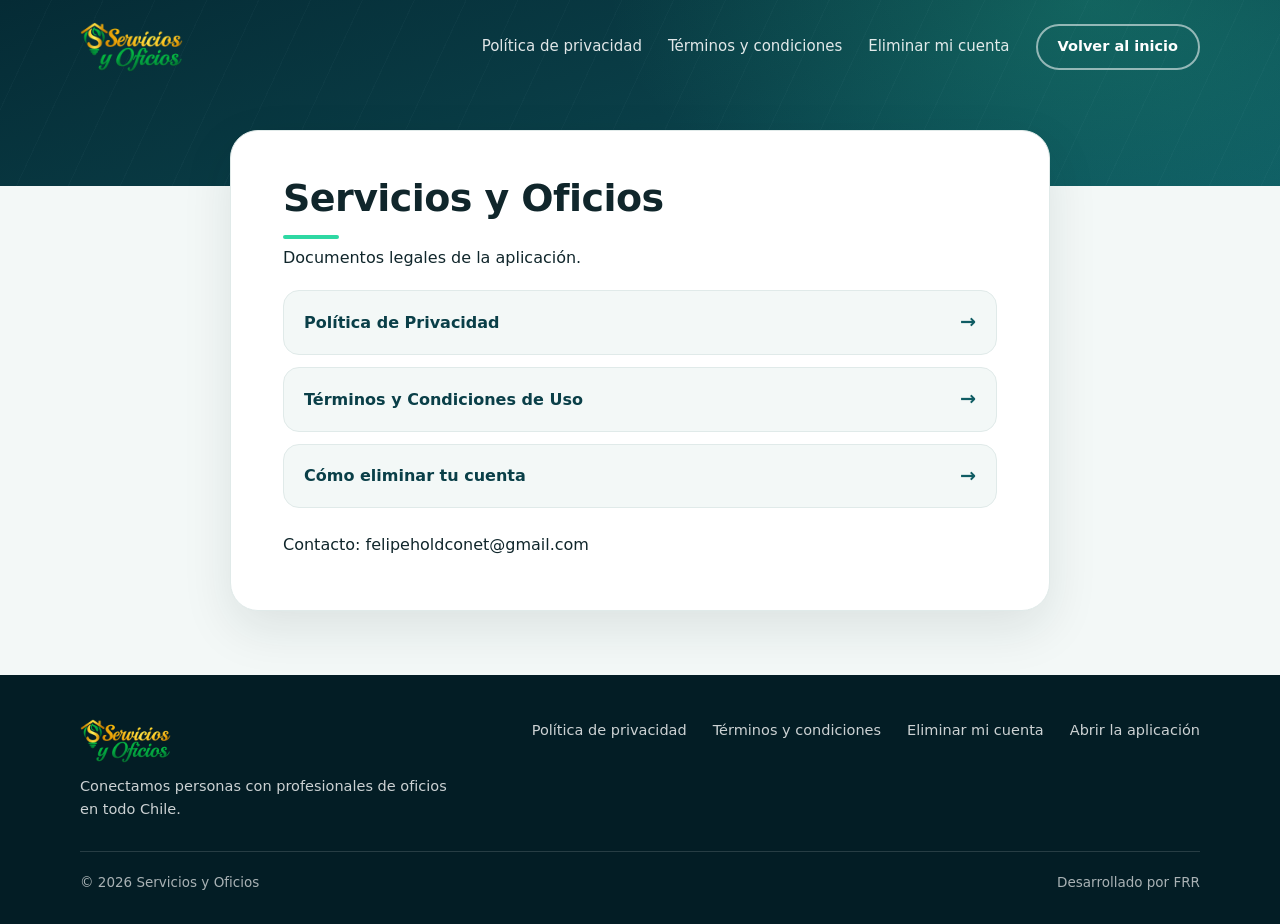
<file: index.html>
<!DOCTYPE html>
<html lang="es">
<head>
<meta charset="utf-8">
<meta name="viewport" content="width=device-width, initial-scale=1">
<title>Servicios y Oficios — Documentos legales</title>
<meta name="description" content="Documentos legales de Servicios y Oficios: política de privacidad, términos y condiciones, y cómo eliminar tu cuenta.">
<meta name="theme-color" content="#052B35">
<link rel="icon" type="image/png" sizes="32x32" href="favicon-32.png">
<link rel="apple-touch-icon" href="apple-touch-icon.png">
<link rel="stylesheet" href="estilo.css">
</head>
<body>
<a class="saltar" href="#contenido">Saltar al contenido</a>

<div class="banda">
  <div class="ancho">
    <header class="top">
      <a href="https://servioficios-production.up.railway.app/" aria-label="Servicios y Oficios, inicio"><img src="img/logo-oscuro.webp" width="480" height="232" alt="Servicios y Oficios"></a>
      <nav class="menu" aria-label="Principal">
          <a href="privacidad.html">Política de privacidad</a>
          <a href="terminos.html">Términos y condiciones</a>
          <a href="eliminar-cuenta.html">Eliminar mi cuenta</a>
          <a class="btn-peq" href="https://servioficios-production.up.railway.app/">Volver al inicio</a>
        </nav>
    </header>
  </div>
</div>

<main id="contenido" class="caja">
<article class="doc">

<h1>Servicios y Oficios</h1>
  <p>Documentos legales de la aplicación.</p>
  <ul class="indice">
    <li><a href="privacidad.html">Política de Privacidad</a></li>
    <li><a href="terminos.html">Términos y Condiciones de Uso</a></li>
    <li><a href="eliminar-cuenta.html">Cómo eliminar tu cuenta</a></li>
  </ul>
  <p>Contacto: felipeholdconet@gmail.com</p>

</article>
</main>

<footer class="sitio">
  <div class="ancho">
    <div class="pie">
      <div>
        <img src="img/logo-oscuro.webp" width="480" height="232" alt="Servicios y Oficios">
        <div>Conectamos personas con profesionales de oficios<br>en todo Chile.</div>
      </div>
      <nav aria-label="Información legal">
        <a href="privacidad.html">Política de privacidad</a>
        <a href="terminos.html">Términos y condiciones</a>
        <a href="eliminar-cuenta.html">Eliminar mi cuenta</a>
        <a href="https://servioficios-production.up.railway.app/app/">Abrir la aplicación</a>
      </nav>
    </div>
    <div class="copy">
      <span>© 2026 Servicios y Oficios</span>
      <span>Desarrollado por FRR</span>
    </div>
  </div>
</footer>

</body>
</html>
</file>
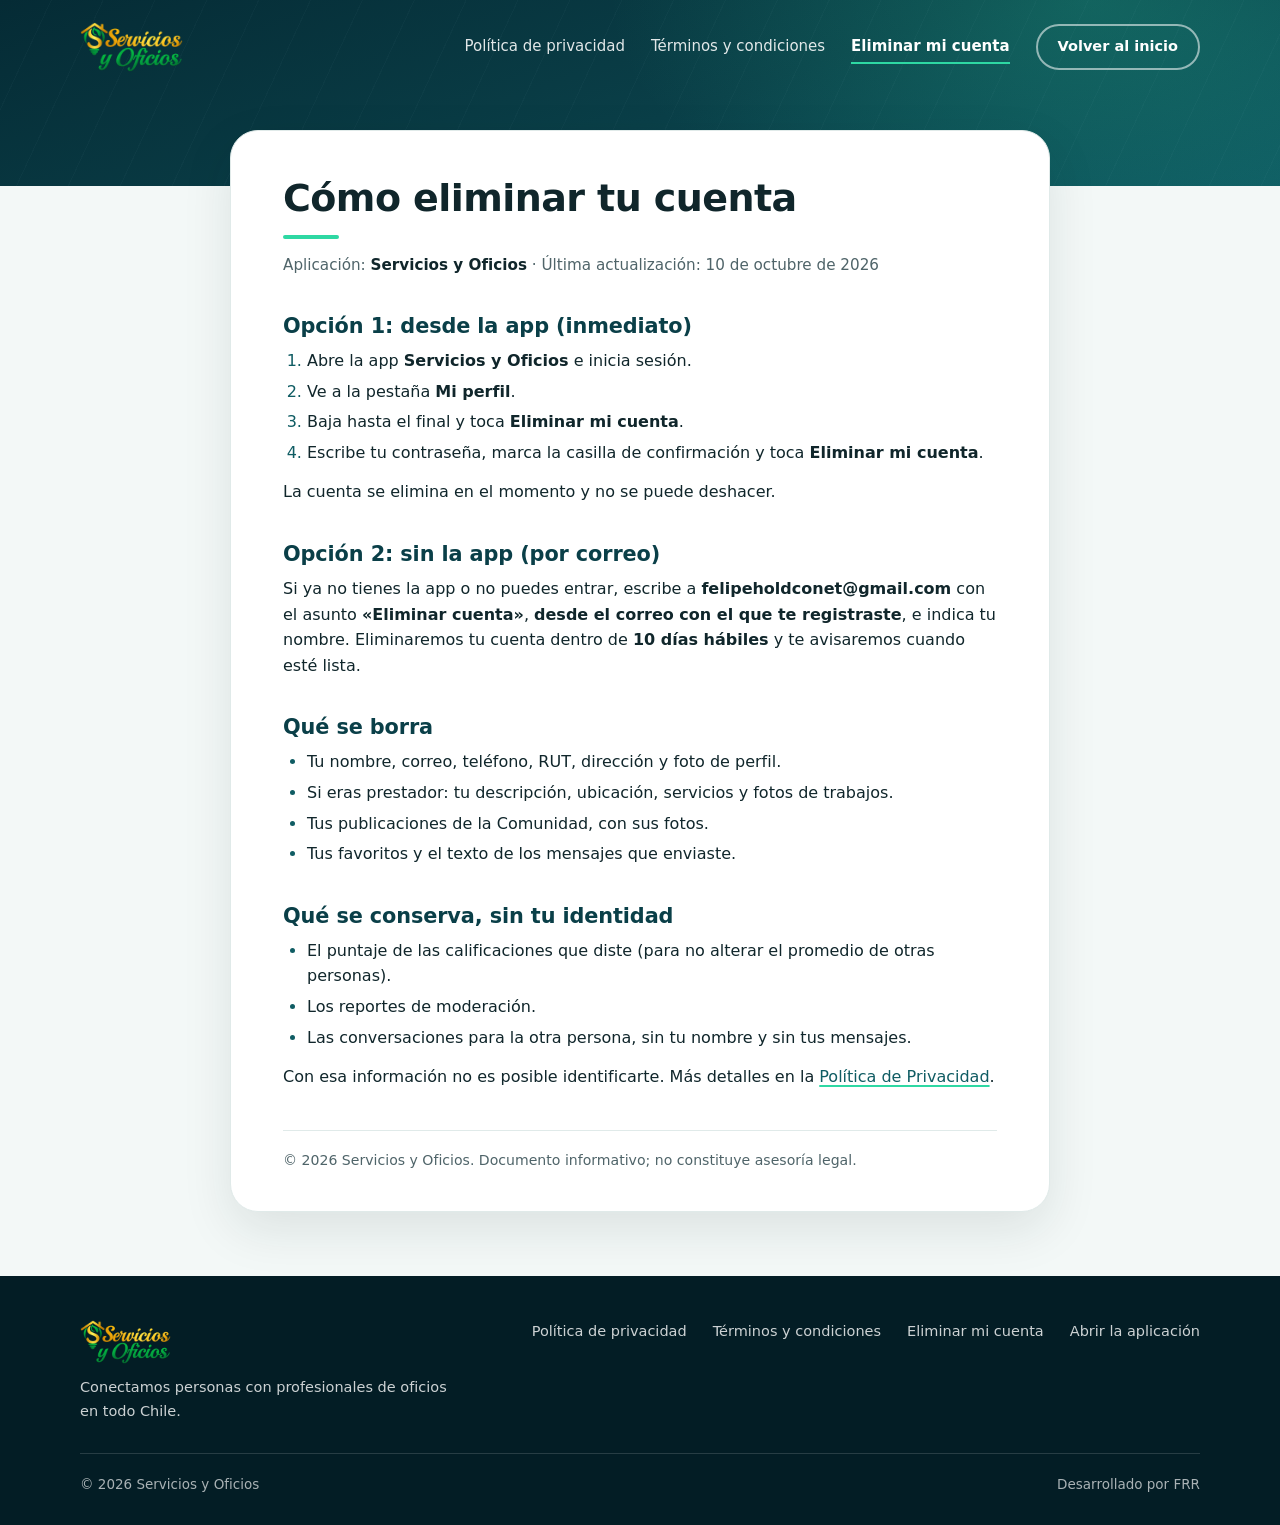
<file: eliminar-cuenta.html>
<!DOCTYPE html>
<html lang="es">
<head>
<meta charset="utf-8">
<meta name="viewport" content="width=device-width, initial-scale=1">
<title>Cómo eliminar tu cuenta — Servicios y Oficios</title>
<meta name="description" content="Cómo eliminar tu cuenta de Servicios y Oficios, desde la app o por correo, y qué datos se borran.">
<meta name="theme-color" content="#052B35">
<link rel="icon" type="image/png" sizes="32x32" href="favicon-32.png">
<link rel="apple-touch-icon" href="apple-touch-icon.png">
<link rel="stylesheet" href="estilo.css">
</head>
<body>
<a class="saltar" href="#contenido">Saltar al contenido</a>

<div class="banda">
  <div class="ancho">
    <header class="top">
      <a href="https://servioficios-production.up.railway.app/" aria-label="Servicios y Oficios, inicio"><img src="img/logo-oscuro.webp" width="480" height="232" alt="Servicios y Oficios"></a>
      <nav class="menu" aria-label="Principal">
          <a href="privacidad.html">Política de privacidad</a>
          <a href="terminos.html">Términos y condiciones</a>
          <a href="eliminar-cuenta.html" aria-current="page">Eliminar mi cuenta</a>
          <a class="btn-peq" href="https://servioficios-production.up.railway.app/">Volver al inicio</a>
        </nav>
    </header>
  </div>
</div>

<main id="contenido" class="caja">
<article class="doc">

<h1>Cómo eliminar tu cuenta</h1>
<p class="meta">Aplicación: <strong>Servicios y Oficios</strong> · Última actualización: 10 de octubre de 2026</p>

<h2>Opción 1: desde la app (inmediato)</h2>
<ol>
  <li>Abre la app <strong>Servicios y Oficios</strong> e inicia sesión.</li>
  <li>Ve a la pestaña <strong>Mi perfil</strong>.</li>
  <li>Baja hasta el final y toca <strong>Eliminar mi cuenta</strong>.</li>
  <li>Escribe tu contraseña, marca la casilla de confirmación y toca <strong>Eliminar mi cuenta</strong>.</li>
</ol>
<p>La cuenta se elimina en el momento y no se puede deshacer.</p>

<h2>Opción 2: sin la app (por correo)</h2>
<p>Si ya no tienes la app o no puedes entrar, escribe a
  <strong>felipeholdconet@gmail.com</strong> con el asunto <strong>«Eliminar cuenta»</strong>,
  <strong>desde el correo con el que te registraste</strong>, e indica tu nombre. Eliminaremos tu
  cuenta dentro de <strong>10 días hábiles</strong> y te avisaremos cuando esté lista.</p>

<h2>Qué se borra</h2>
<ul>
  <li>Tu nombre, correo, teléfono, RUT, dirección y foto de perfil.</li>
  <li>Si eras prestador: tu descripción, ubicación, servicios y fotos de trabajos.</li>
  <li>Tus publicaciones de la Comunidad, con sus fotos.</li>
  <li>Tus favoritos y el texto de los mensajes que enviaste.</li>
</ul>

<h2>Qué se conserva, sin tu identidad</h2>
<ul>
  <li>El puntaje de las calificaciones que diste (para no alterar el promedio de otras personas).</li>
  <li>Los reportes de moderación.</li>
  <li>Las conversaciones para la otra persona, sin tu nombre y sin tus mensajes.</li>
</ul>
<p>Con esa información no es posible identificarte. Más detalles en la
  <a href="privacidad.html#eliminar">Política de Privacidad</a>.</p>

<p class="nota">
  © 2026 Servicios y Oficios. Documento informativo; no constituye asesoría legal.
</p>

</article>
</main>

<footer class="sitio">
  <div class="ancho">
    <div class="pie">
      <div>
        <img src="img/logo-oscuro.webp" width="480" height="232" alt="Servicios y Oficios">
        <div>Conectamos personas con profesionales de oficios<br>en todo Chile.</div>
      </div>
      <nav aria-label="Información legal">
        <a href="privacidad.html">Política de privacidad</a>
        <a href="terminos.html">Términos y condiciones</a>
        <a href="eliminar-cuenta.html">Eliminar mi cuenta</a>
        <a href="https://servioficios-production.up.railway.app/app/">Abrir la aplicación</a>
      </nav>
    </div>
    <div class="copy">
      <span>© 2026 Servicios y Oficios</span>
      <span>Desarrollado por FRR</span>
    </div>
  </div>
</footer>

</body>
</html>
</file>
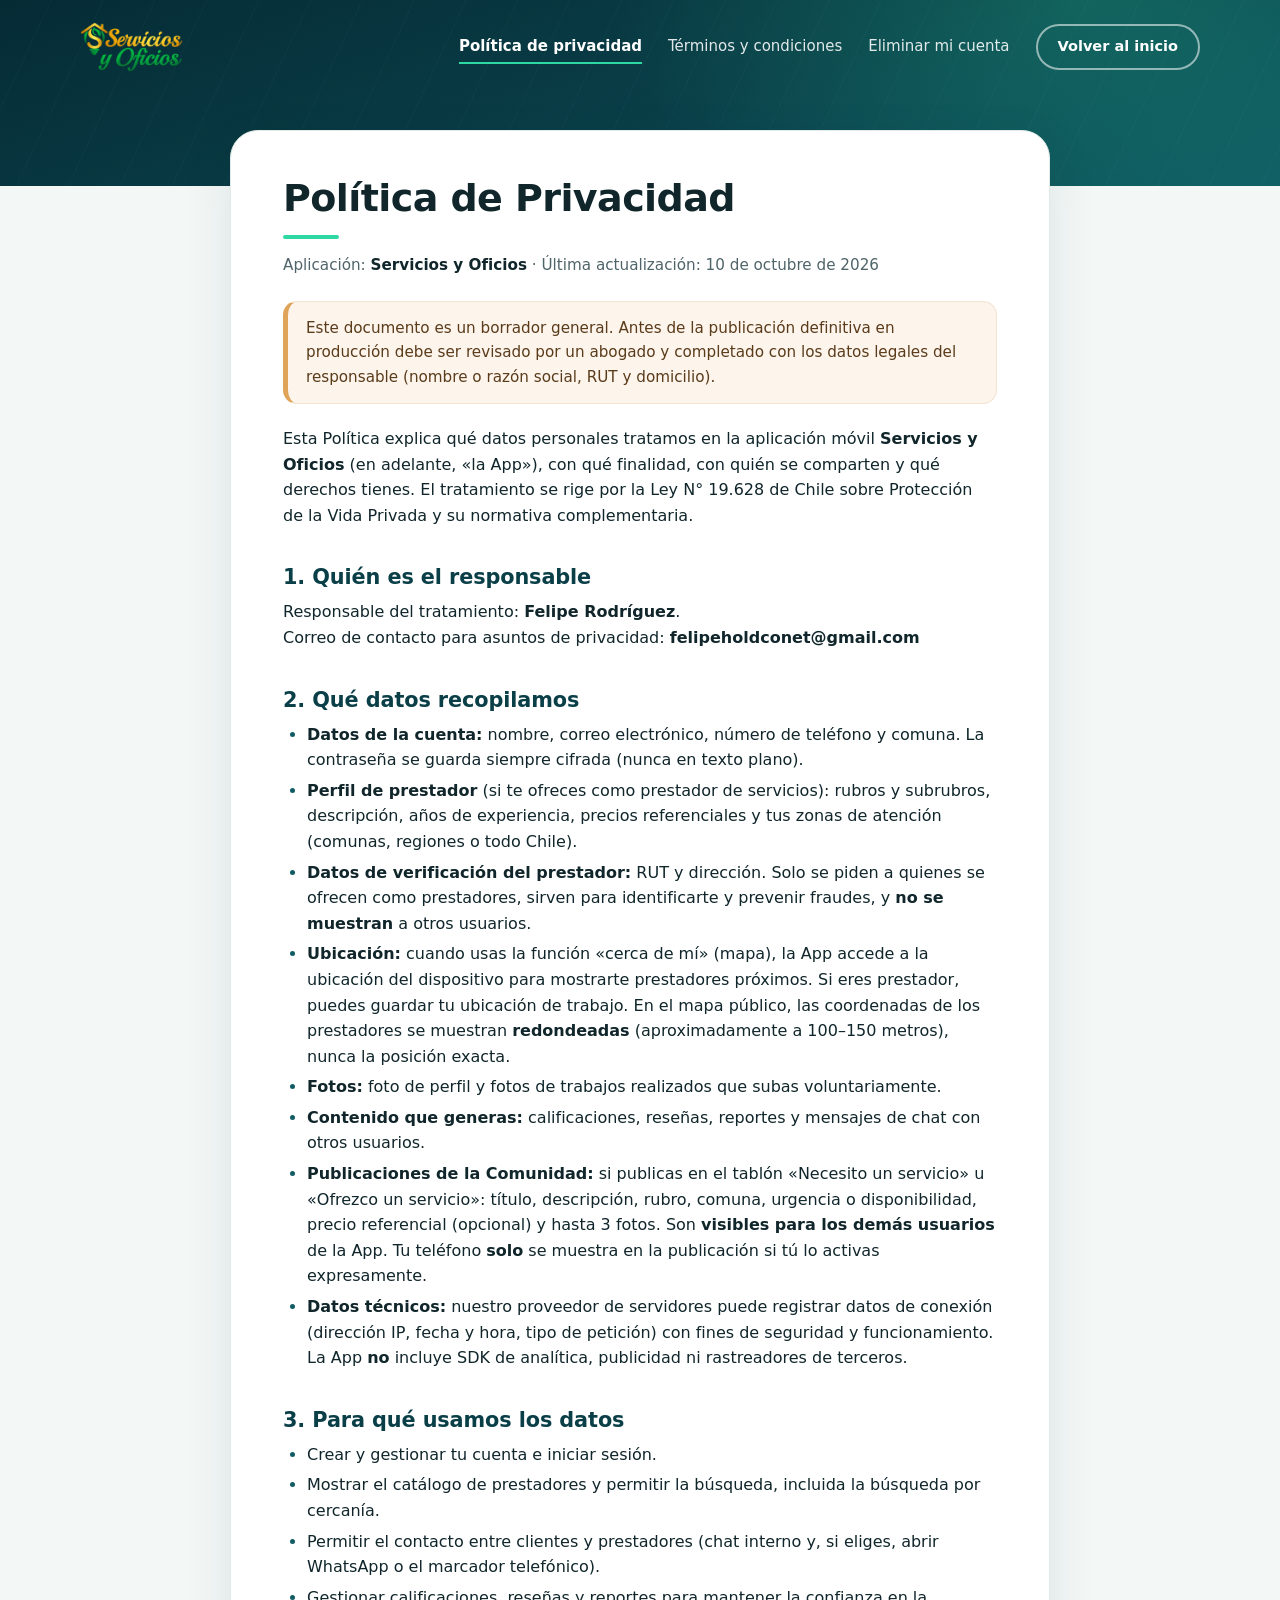
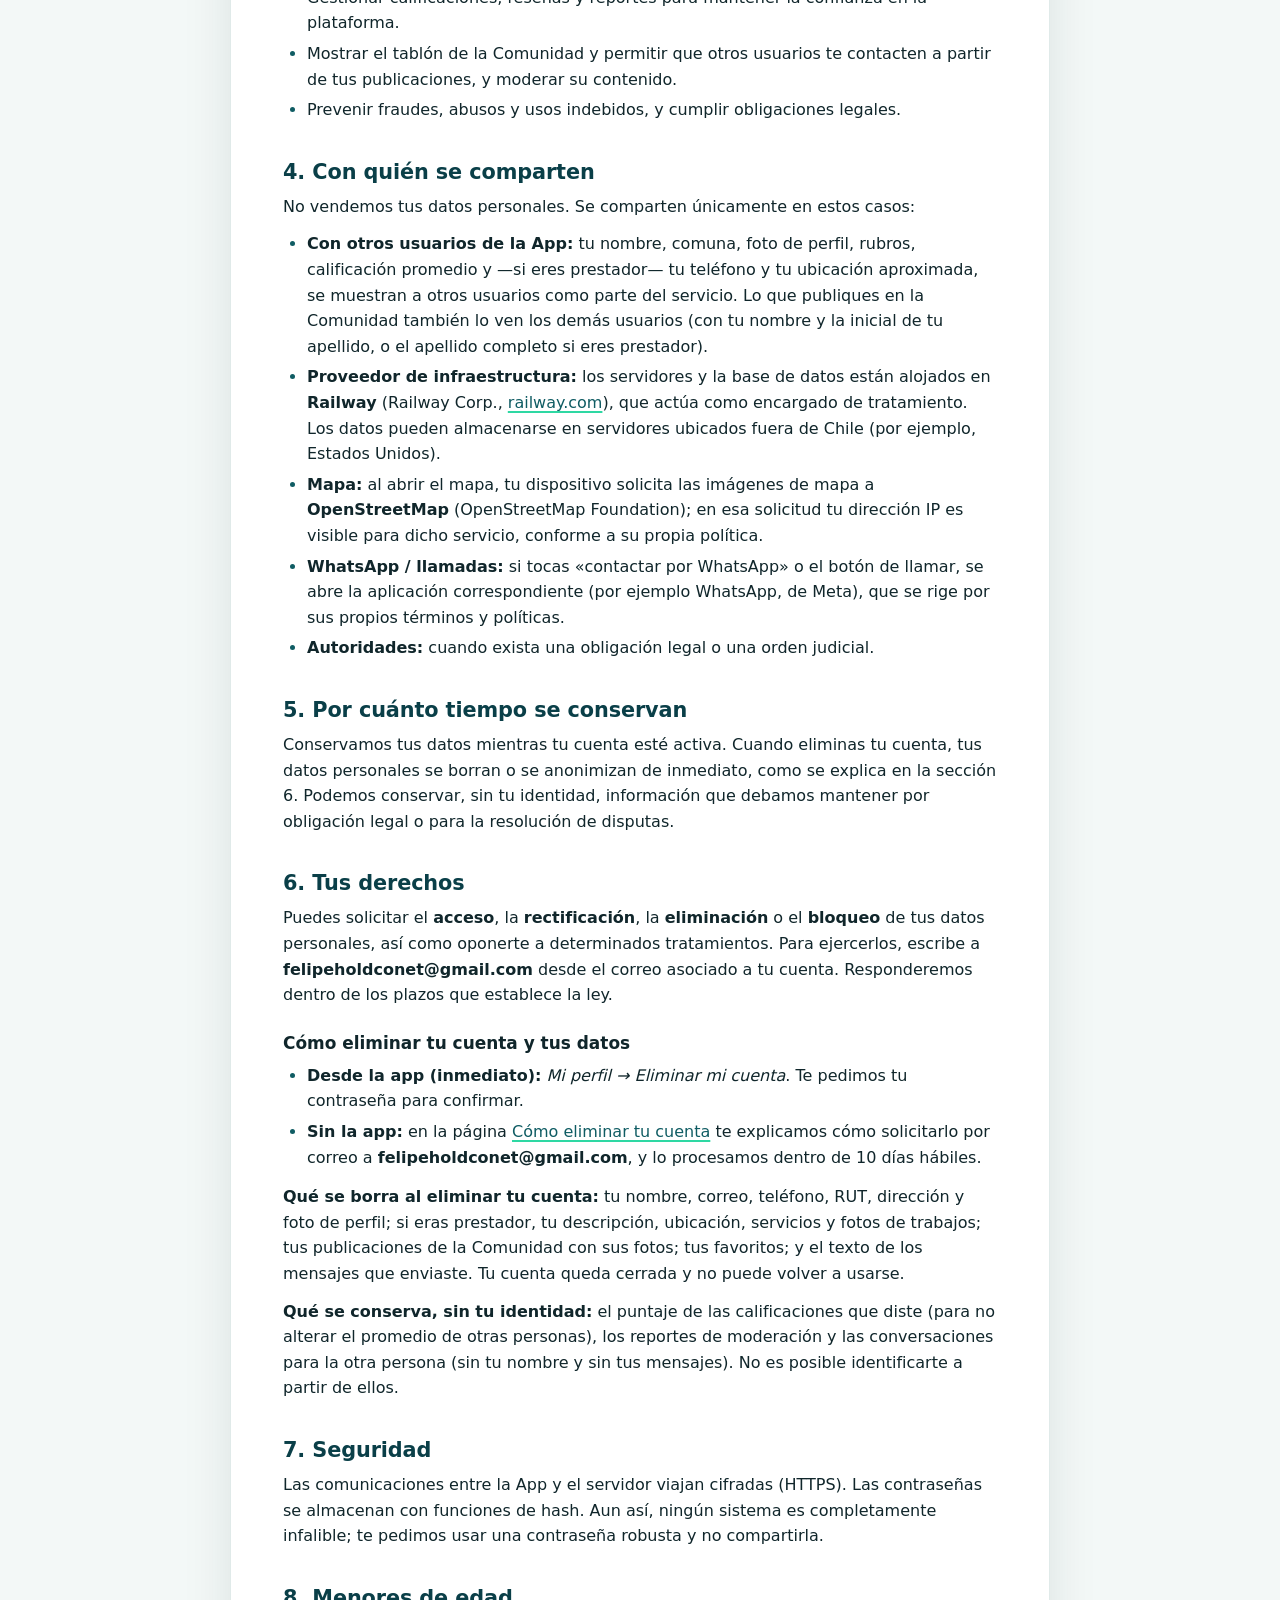
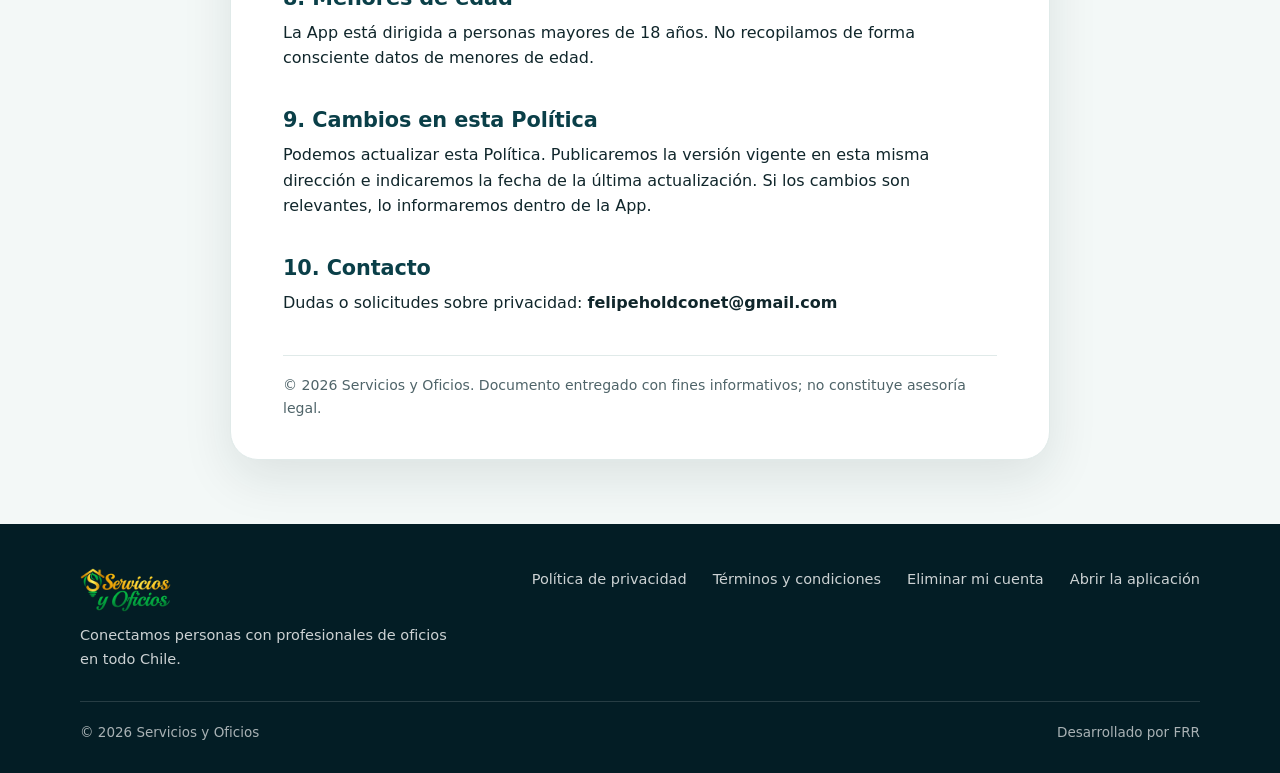
<file: privacidad.html>
<!DOCTYPE html>
<html lang="es">
<head>
<meta charset="utf-8">
<meta name="viewport" content="width=device-width, initial-scale=1">
<title>Política de Privacidad — Servicios y Oficios</title>
<meta name="description" content="Política de privacidad de Servicios y Oficios: qué datos tratamos, para qué, con quién se comparten y qué derechos tienes.">
<meta name="theme-color" content="#052B35">
<link rel="icon" type="image/png" sizes="32x32" href="favicon-32.png">
<link rel="apple-touch-icon" href="apple-touch-icon.png">
<link rel="stylesheet" href="estilo.css">
</head>
<body>
<a class="saltar" href="#contenido">Saltar al contenido</a>

<div class="banda">
  <div class="ancho">
    <header class="top">
      <a href="https://servioficios-production.up.railway.app/" aria-label="Servicios y Oficios, inicio"><img src="img/logo-oscuro.webp" width="480" height="232" alt="Servicios y Oficios"></a>
      <nav class="menu" aria-label="Principal">
          <a href="privacidad.html" aria-current="page">Política de privacidad</a>
          <a href="terminos.html">Términos y condiciones</a>
          <a href="eliminar-cuenta.html">Eliminar mi cuenta</a>
          <a class="btn-peq" href="https://servioficios-production.up.railway.app/">Volver al inicio</a>
        </nav>
    </header>
  </div>
</div>

<main id="contenido" class="caja">
<article class="doc">

<h1>Política de Privacidad</h1>
<p class="meta">Aplicación: <strong>Servicios y Oficios</strong> · Última actualización: 10 de octubre de 2026</p>

<div class="aviso">
  Este documento es un borrador general. Antes de la publicación definitiva en producción
  debe ser revisado por un abogado y completado con los datos legales del responsable
  (nombre o razón social, RUT y domicilio).
</div>

<p>
  Esta Política explica qué datos personales tratamos en la aplicación móvil
  <strong>Servicios y Oficios</strong> (en adelante, «la App»), con qué finalidad, con
  quién se comparten y qué derechos tienes. El tratamiento se rige por la
  Ley N° 19.628 de Chile sobre Protección de la Vida Privada y su normativa complementaria.
</p>

<h2>1. Quién es el responsable</h2>
<p>
  Responsable del tratamiento: <strong>Felipe Rodríguez</strong>.<br>
  Correo de contacto para asuntos de privacidad: <strong>felipeholdconet@gmail.com</strong>
</p>

<h2>2. Qué datos recopilamos</h2>
<ul>
  <li><strong>Datos de la cuenta:</strong> nombre, correo electrónico, número de teléfono
      y comuna. La contraseña se guarda siempre cifrada (nunca en texto plano).</li>
  <li><strong>Perfil de prestador</strong> (si te ofreces como prestador de servicios):
      rubros y subrubros, descripción, años de experiencia, precios referenciales y tus zonas
      de atención (comunas, regiones o todo Chile).</li>
  <li><strong>Datos de verificación del prestador:</strong> RUT y dirección. Solo se piden
      a quienes se ofrecen como prestadores, sirven para identificarte y prevenir fraudes, y
      <strong>no se muestran</strong> a otros usuarios.</li>
  <li><strong>Ubicación:</strong> cuando usas la función «cerca de mí» (mapa), la App accede
      a la ubicación del dispositivo para mostrarte prestadores próximos. Si eres prestador,
      puedes guardar tu ubicación de trabajo. En el mapa público, las coordenadas de los
      prestadores se muestran <strong>redondeadas</strong> (aproximadamente a 100–150 metros),
      nunca la posición exacta.</li>
  <li><strong>Fotos:</strong> foto de perfil y fotos de trabajos realizados que subas
      voluntariamente.</li>
  <li><strong>Contenido que generas:</strong> calificaciones, reseñas, reportes y mensajes
      de chat con otros usuarios.</li>
  <li><strong>Publicaciones de la Comunidad:</strong> si publicas en el tablón «Necesito un
      servicio» u «Ofrezco un servicio»: título, descripción, rubro, comuna, urgencia o
      disponibilidad, precio referencial (opcional) y hasta 3 fotos. Son <strong>visibles para los
      demás usuarios</strong> de la App. Tu teléfono <strong>solo</strong> se muestra en la
      publicación si tú lo activas expresamente.</li>
  <li><strong>Datos técnicos:</strong> nuestro proveedor de servidores puede registrar
      datos de conexión (dirección IP, fecha y hora, tipo de petición) con fines de
      seguridad y funcionamiento. La App <strong>no</strong> incluye SDK de analítica,
      publicidad ni rastreadores de terceros.</li>
</ul>

<h2>3. Para qué usamos los datos</h2>
<ul>
  <li>Crear y gestionar tu cuenta e iniciar sesión.</li>
  <li>Mostrar el catálogo de prestadores y permitir la búsqueda, incluida la búsqueda por
      cercanía.</li>
  <li>Permitir el contacto entre clientes y prestadores (chat interno y, si eliges, abrir
      WhatsApp o el marcador telefónico).</li>
  <li>Gestionar calificaciones, reseñas y reportes para mantener la confianza en la
      plataforma.</li>
  <li>Mostrar el tablón de la Comunidad y permitir que otros usuarios te contacten a partir
      de tus publicaciones, y moderar su contenido.</li>
  <li>Prevenir fraudes, abusos y usos indebidos, y cumplir obligaciones legales.</li>
</ul>

<h2>4. Con quién se comparten</h2>
<p>No vendemos tus datos personales. Se comparten únicamente en estos casos:</p>
<ul>
  <li><strong>Con otros usuarios de la App:</strong> tu nombre, comuna, foto de perfil,
      rubros, calificación promedio y —si eres prestador— tu teléfono y tu ubicación
      aproximada, se muestran a otros usuarios como parte del servicio. Lo que publiques en la
      Comunidad también lo ven los demás usuarios (con tu nombre y la inicial de tu apellido, o
      el apellido completo si eres prestador).</li>
  <li><strong>Proveedor de infraestructura:</strong> los servidores y la base de datos
      están alojados en <strong>Railway</strong> (Railway Corp., <a href="https://railway.com">railway.com</a>),
      que actúa como encargado de tratamiento. Los datos pueden almacenarse en servidores
      ubicados fuera de Chile (por ejemplo, Estados Unidos).</li>
  <li><strong>Mapa:</strong> al abrir el mapa, tu dispositivo solicita las imágenes de mapa
      a <strong>OpenStreetMap</strong> (OpenStreetMap Foundation); en esa solicitud tu
      dirección IP es visible para dicho servicio, conforme a su propia política.</li>
  <li><strong>WhatsApp / llamadas:</strong> si tocas «contactar por WhatsApp» o el botón de
      llamar, se abre la aplicación correspondiente (por ejemplo WhatsApp, de Meta), que se
      rige por sus propios términos y políticas.</li>
  <li><strong>Autoridades:</strong> cuando exista una obligación legal o una orden judicial.</li>
</ul>

<h2>5. Por cuánto tiempo se conservan</h2>
<p>
  Conservamos tus datos mientras tu cuenta esté activa. Cuando eliminas tu cuenta, tus datos
  personales se borran o se anonimizan de inmediato, como se explica en la sección 6.
  Podemos conservar, sin tu identidad, información que debamos mantener por obligación
  legal o para la resolución de disputas.
</p>

<h2>6. Tus derechos</h2>
<p>
  Puedes solicitar el <strong>acceso</strong>, la <strong>rectificación</strong>, la
  <strong>eliminación</strong> o el <strong>bloqueo</strong> de tus datos personales, así
  como oponerte a determinados tratamientos. Para ejercerlos, escribe a
  <strong>felipeholdconet@gmail.com</strong> desde el correo asociado a tu cuenta.
  Responderemos dentro de los plazos que establece la ley.
</p>
<h3 id="eliminar">Cómo eliminar tu cuenta y tus datos</h3>
<ul>
  <li><strong>Desde la app (inmediato):</strong> <em>Mi perfil → Eliminar mi cuenta</em>. Te pedimos tu
      contraseña para confirmar.</li>
  <li><strong>Sin la app:</strong> en la página
      <a href="eliminar-cuenta.html">Cómo eliminar tu cuenta</a> te explicamos cómo solicitarlo por
      correo a <strong>felipeholdconet@gmail.com</strong>, y lo procesamos dentro de 10 días hábiles.</li>
</ul>
<p><strong>Qué se borra al eliminar tu cuenta:</strong> tu nombre, correo, teléfono, RUT, dirección y
  foto de perfil; si eras prestador, tu descripción, ubicación, servicios y fotos de trabajos; tus
  publicaciones de la Comunidad con sus fotos; tus favoritos; y el texto de los mensajes que
  enviaste. Tu cuenta queda cerrada y no puede volver a
  usarse.</p>
<p><strong>Qué se conserva, sin tu identidad:</strong> el puntaje de las calificaciones que diste (para
  no alterar el promedio de otras personas), los reportes de moderación y las conversaciones para la
  otra persona (sin tu nombre y sin tus mensajes). No es posible identificarte a partir de ellos.</p>

<h2>7. Seguridad</h2>
<p>
  Las comunicaciones entre la App y el servidor viajan cifradas (HTTPS). Las contraseñas se
  almacenan con funciones de hash. Aun así, ningún sistema es completamente infalible; te
  pedimos usar una contraseña robusta y no compartirla.
</p>

<h2>8. Menores de edad</h2>
<p>
  La App está dirigida a personas mayores de 18 años. No recopilamos de forma consciente
  datos de menores de edad.
</p>

<h2>9. Cambios en esta Política</h2>
<p>
  Podemos actualizar esta Política. Publicaremos la versión vigente en esta misma dirección
  e indicaremos la fecha de la última actualización. Si los cambios son relevantes, lo
  informaremos dentro de la App.
</p>

<h2>10. Contacto</h2>
<p>
  Dudas o solicitudes sobre privacidad: <strong>felipeholdconet@gmail.com</strong>
</p>

<p class="nota">
  © 2026 Servicios y Oficios. Documento entregado con fines informativos; no constituye
  asesoría legal.
</p>

</article>
</main>

<footer class="sitio">
  <div class="ancho">
    <div class="pie">
      <div>
        <img src="img/logo-oscuro.webp" width="480" height="232" alt="Servicios y Oficios">
        <div>Conectamos personas con profesionales de oficios<br>en todo Chile.</div>
      </div>
      <nav aria-label="Información legal">
        <a href="privacidad.html">Política de privacidad</a>
        <a href="terminos.html">Términos y condiciones</a>
        <a href="eliminar-cuenta.html">Eliminar mi cuenta</a>
        <a href="https://servioficios-production.up.railway.app/app/">Abrir la aplicación</a>
      </nav>
    </div>
    <div class="copy">
      <span>© 2026 Servicios y Oficios</span>
      <span>Desarrollado por FRR</span>
    </div>
  </div>
</footer>

</body>
</html>
</file>
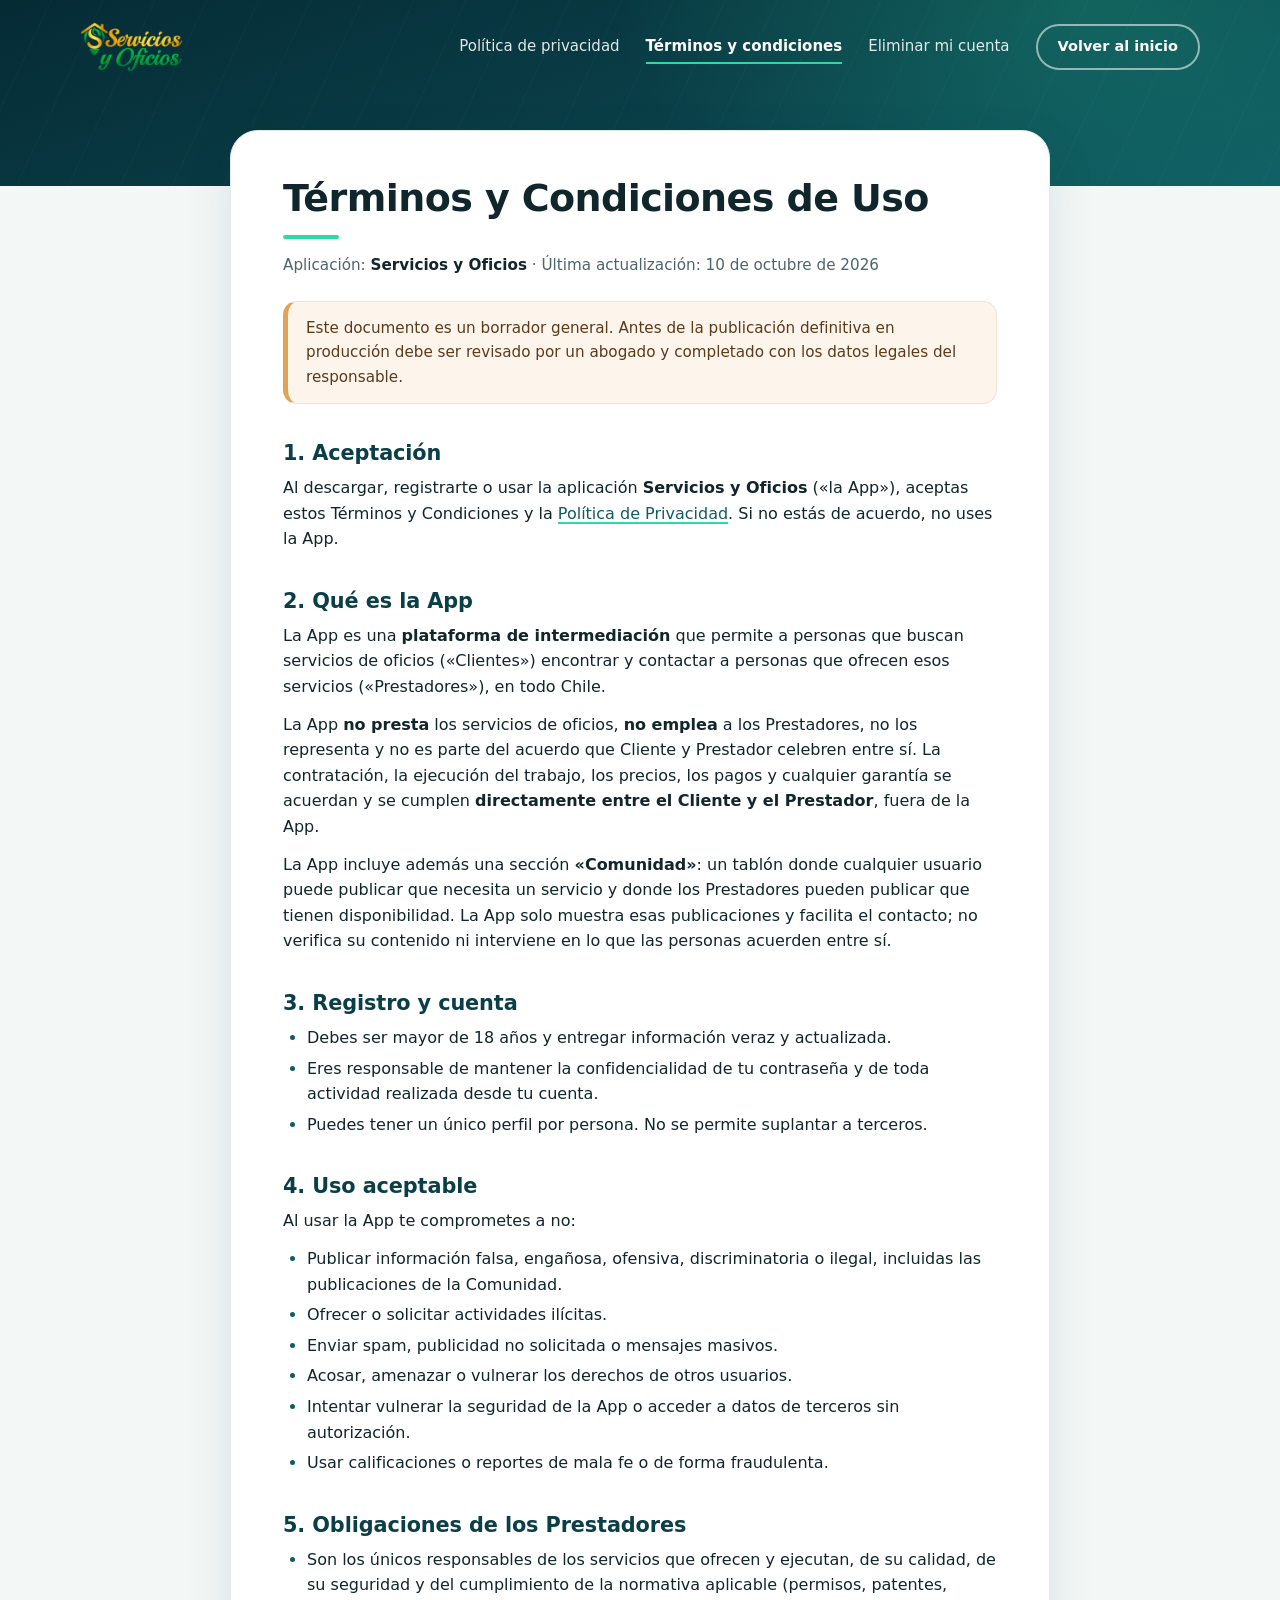
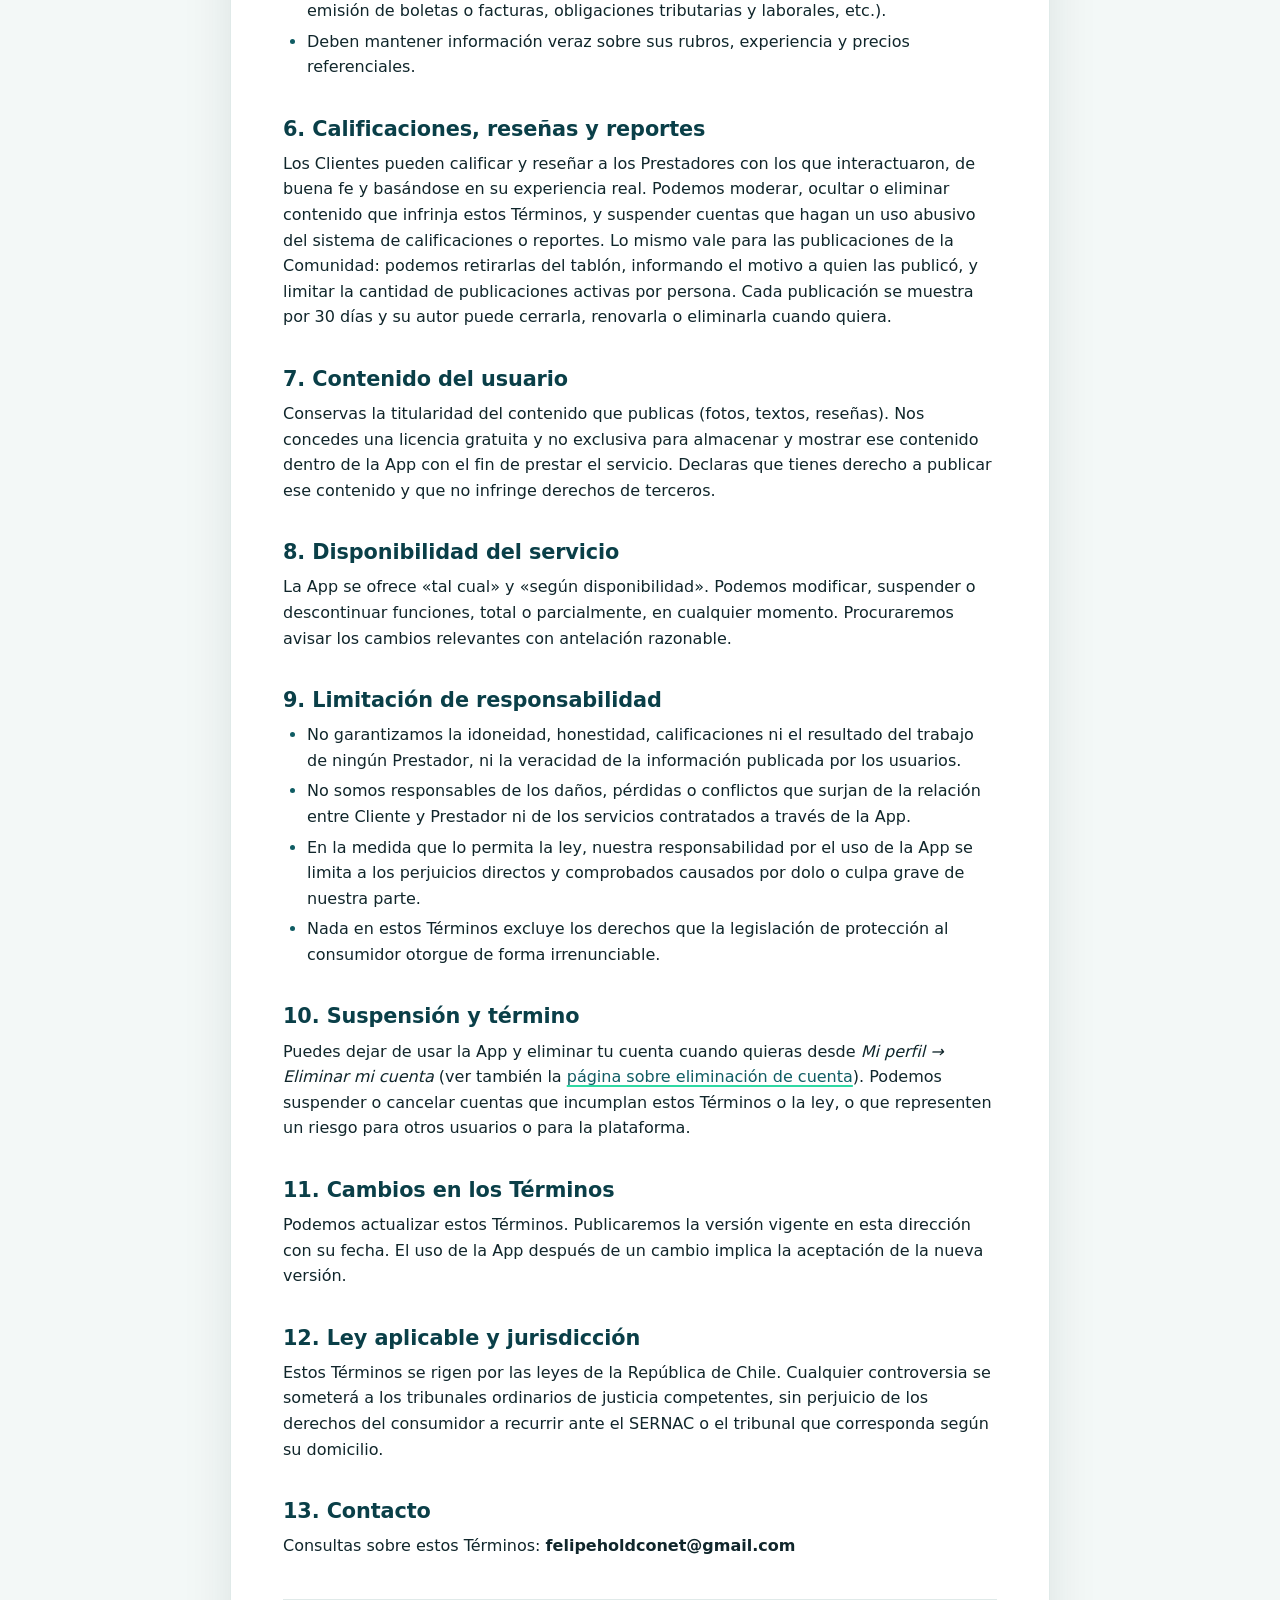
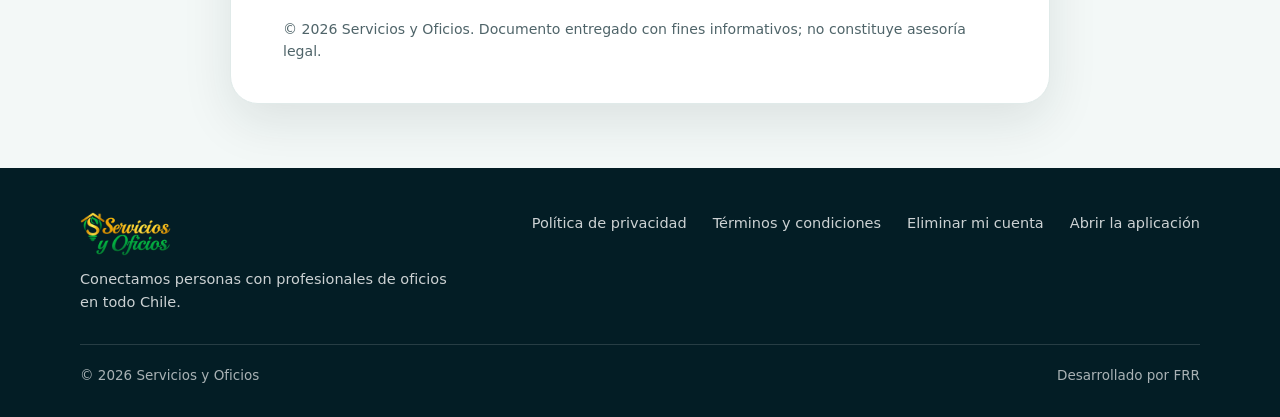
<file: terminos.html>
<!DOCTYPE html>
<html lang="es">
<head>
<meta charset="utf-8">
<meta name="viewport" content="width=device-width, initial-scale=1">
<title>Términos y Condiciones — Servicios y Oficios</title>
<meta name="description" content="Términos y condiciones de uso de Servicios y Oficios.">
<meta name="theme-color" content="#052B35">
<link rel="icon" type="image/png" sizes="32x32" href="favicon-32.png">
<link rel="apple-touch-icon" href="apple-touch-icon.png">
<link rel="stylesheet" href="estilo.css">
</head>
<body>
<a class="saltar" href="#contenido">Saltar al contenido</a>

<div class="banda">
  <div class="ancho">
    <header class="top">
      <a href="https://servioficios-production.up.railway.app/" aria-label="Servicios y Oficios, inicio"><img src="img/logo-oscuro.webp" width="480" height="232" alt="Servicios y Oficios"></a>
      <nav class="menu" aria-label="Principal">
          <a href="privacidad.html">Política de privacidad</a>
          <a href="terminos.html" aria-current="page">Términos y condiciones</a>
          <a href="eliminar-cuenta.html">Eliminar mi cuenta</a>
          <a class="btn-peq" href="https://servioficios-production.up.railway.app/">Volver al inicio</a>
        </nav>
    </header>
  </div>
</div>

<main id="contenido" class="caja">
<article class="doc">

<h1>Términos y Condiciones de Uso</h1>
<p class="meta">Aplicación: <strong>Servicios y Oficios</strong> · Última actualización: 10 de octubre de 2026</p>

<div class="aviso">
  Este documento es un borrador general. Antes de la publicación definitiva en producción
  debe ser revisado por un abogado y completado con los datos legales del responsable.
</div>

<h2>1. Aceptación</h2>
<p>
  Al descargar, registrarte o usar la aplicación <strong>Servicios y Oficios</strong>
  («la App»), aceptas estos Términos y Condiciones y la
  <a href="privacidad.html">Política de Privacidad</a>. Si no estás de acuerdo, no uses la App.
</p>

<h2>2. Qué es la App</h2>
<p>
  La App es una <strong>plataforma de intermediación</strong> que permite a personas que
  buscan servicios de oficios («Clientes») encontrar y contactar a personas que ofrecen esos
  servicios («Prestadores»), en todo Chile.
</p>
<p>
  La App <strong>no presta</strong> los servicios de oficios, <strong>no emplea</strong> a los
  Prestadores, no los representa y no es parte del acuerdo que Cliente y Prestador celebren
  entre sí. La contratación, la ejecución del trabajo, los precios, los pagos y cualquier
  garantía se acuerdan y se cumplen <strong>directamente entre el Cliente y el Prestador</strong>,
  fuera de la App.
</p>
<p>
  La App incluye además una sección <strong>«Comunidad»</strong>: un tablón donde cualquier
  usuario puede publicar que necesita un servicio y donde los Prestadores pueden publicar
  que tienen disponibilidad. La App solo muestra esas publicaciones y facilita el contacto;
  no verifica su contenido ni interviene en lo que las personas acuerden entre sí.
</p>

<h2>3. Registro y cuenta</h2>
<ul>
  <li>Debes ser mayor de 18 años y entregar información veraz y actualizada.</li>
  <li>Eres responsable de mantener la confidencialidad de tu contraseña y de toda actividad
      realizada desde tu cuenta.</li>
  <li>Puedes tener un único perfil por persona. No se permite suplantar a terceros.</li>
</ul>

<h2>4. Uso aceptable</h2>
<p>Al usar la App te comprometes a no:</p>
<ul>
  <li>Publicar información falsa, engañosa, ofensiva, discriminatoria o ilegal, incluidas las
      publicaciones de la Comunidad.</li>
  <li>Ofrecer o solicitar actividades ilícitas.</li>
  <li>Enviar spam, publicidad no solicitada o mensajes masivos.</li>
  <li>Acosar, amenazar o vulnerar los derechos de otros usuarios.</li>
  <li>Intentar vulnerar la seguridad de la App o acceder a datos de terceros sin autorización.</li>
  <li>Usar calificaciones o reportes de mala fe o de forma fraudulenta.</li>
</ul>

<h2>5. Obligaciones de los Prestadores</h2>
<ul>
  <li>Son los únicos responsables de los servicios que ofrecen y ejecutan, de su calidad,
      de su seguridad y del cumplimiento de la normativa aplicable (permisos, patentes,
      emisión de boletas o facturas, obligaciones tributarias y laborales, etc.).</li>
  <li>Deben mantener información veraz sobre sus rubros, experiencia y precios referenciales.</li>
</ul>

<h2>6. Calificaciones, reseñas y reportes</h2>
<p>
  Los Clientes pueden calificar y reseñar a los Prestadores con los que interactuaron, de
  buena fe y basándose en su experiencia real. Podemos moderar, ocultar o eliminar contenido
  que infrinja estos Términos, y suspender cuentas que hagan un uso abusivo del sistema de
  calificaciones o reportes. Lo mismo vale para las publicaciones de la Comunidad: podemos
  retirarlas del tablón, informando el motivo a quien las publicó, y limitar la cantidad de
  publicaciones activas por persona. Cada publicación se muestra por 30 días y su autor puede
  cerrarla, renovarla o eliminarla cuando quiera.
</p>

<h2>7. Contenido del usuario</h2>
<p>
  Conservas la titularidad del contenido que publicas (fotos, textos, reseñas). Nos concedes
  una licencia gratuita y no exclusiva para almacenar y mostrar ese contenido dentro de la
  App con el fin de prestar el servicio. Declaras que tienes derecho a publicar ese contenido
  y que no infringe derechos de terceros.
</p>

<h2>8. Disponibilidad del servicio</h2>
<p>
  La App se ofrece «tal cual» y «según disponibilidad». Podemos modificar, suspender o
  descontinuar funciones, total o parcialmente, en cualquier momento. Procuraremos avisar los
  cambios relevantes con antelación razonable.
</p>

<h2>9. Limitación de responsabilidad</h2>
<ul>
  <li>No garantizamos la idoneidad, honestidad, calificaciones ni el resultado del trabajo de
      ningún Prestador, ni la veracidad de la información publicada por los usuarios.</li>
  <li>No somos responsables de los daños, pérdidas o conflictos que surjan de la relación
      entre Cliente y Prestador ni de los servicios contratados a través de la App.</li>
  <li>En la medida que lo permita la ley, nuestra responsabilidad por el uso de la App se
      limita a los perjuicios directos y comprobados causados por dolo o culpa grave de
      nuestra parte.</li>
  <li>Nada en estos Términos excluye los derechos que la legislación de protección al
      consumidor otorgue de forma irrenunciable.</li>
</ul>

<h2>10. Suspensión y término</h2>
<p>
  Puedes dejar de usar la App y eliminar tu cuenta cuando quieras desde
  <em>Mi perfil → Eliminar mi cuenta</em> (ver también la
  <a href="eliminar-cuenta.html">página sobre eliminación de cuenta</a>). Podemos suspender o
  cancelar cuentas que incumplan estos Términos o la ley, o que representen un riesgo para
  otros usuarios o para la plataforma.
</p>

<h2>11. Cambios en los Términos</h2>
<p>
  Podemos actualizar estos Términos. Publicaremos la versión vigente en esta dirección con su
  fecha. El uso de la App después de un cambio implica la aceptación de la nueva versión.
</p>

<h2>12. Ley aplicable y jurisdicción</h2>
<p>
  Estos Términos se rigen por las leyes de la República de Chile. Cualquier controversia se
  someterá a los tribunales ordinarios de justicia competentes, sin perjuicio de los derechos
  del consumidor a recurrir ante el SERNAC o el tribunal que corresponda según su domicilio.
</p>

<h2>13. Contacto</h2>
<p>
  Consultas sobre estos Términos: <strong>felipeholdconet@gmail.com</strong>
</p>

<p class="nota">
  © 2026 Servicios y Oficios. Documento entregado con fines informativos; no constituye
  asesoría legal.
</p>

</article>
</main>

<footer class="sitio">
  <div class="ancho">
    <div class="pie">
      <div>
        <img src="img/logo-oscuro.webp" width="480" height="232" alt="Servicios y Oficios">
        <div>Conectamos personas con profesionales de oficios<br>en todo Chile.</div>
      </div>
      <nav aria-label="Información legal">
        <a href="privacidad.html">Política de privacidad</a>
        <a href="terminos.html">Términos y condiciones</a>
        <a href="eliminar-cuenta.html">Eliminar mi cuenta</a>
        <a href="https://servioficios-production.up.railway.app/app/">Abrir la aplicación</a>
      </nav>
    </div>
    <div class="copy">
      <span>© 2026 Servicios y Oficios</span>
      <span>Desarrollado por FRR</span>
    </div>
  </div>
</footer>

</body>
</html>
</file>
<file: estilo.css>
/*
  Diseño de las páginas legales de Servicios y Oficios: el mismo de la portada del sitio
  (backend/portada/index.html): verde azulado profundo + menta + celeste, tarjetas redondeadas
  y tipografía del sistema. Si se cambian los colores de la portada, cambiarlos también aquí.
  Este archivo se publica junto a los .html en el repositorio público `servioficios-legal`.
*/
:root{
  --primario:#0F5C63; --primario-osc:#0A3F48; --abismo:#052B35;
  --menta:#2ED8A3; --celeste:#BFE6F5; --fondo:#F3F8F7; --borde:#E0EAE9;
  --tinta:#10262B; --tinta-suave:#4F6469; --durazno:#FDF4EC; --borde-durazno:#F3E3D3;
  color-scheme:light;
}
*{box-sizing:border-box;margin:0;padding:0}
html{scroll-behavior:smooth}
body{font-family:"Segoe UI",system-ui,-apple-system,Roboto,Helvetica,Arial,sans-serif;color:var(--tinta);background:var(--fondo);line-height:1.6;-webkit-font-smoothing:antialiased}
a{color:var(--primario)}
img{display:block;max-width:100%;height:auto}
:focus-visible{outline:3px solid var(--menta);outline-offset:3px;border-radius:6px}
.saltar{position:absolute;left:12px;top:-60px;z-index:20;background:#fff;color:var(--abismo);padding:10px 16px;border-radius:10px;font-weight:700;text-decoration:none}
.saltar:focus{top:12px}

/* ---------- Cabecera (misma banda de la portada) ---------- */
.banda{position:relative;overflow:hidden;color:#fff;padding-bottom:92px;
  background:radial-gradient(800px 420px at 85% 0%,rgba(46,216,163,.22),transparent 60%),
             linear-gradient(160deg,var(--abismo) 0%,var(--primario-osc) 55%,var(--primario) 100%)}
.banda::before{content:"";position:absolute;inset:0;opacity:.35;pointer-events:none;
  background:repeating-linear-gradient(115deg,transparent 0 46px,rgba(191,230,245,.07) 46px 47px)}
.ancho{position:relative;z-index:2;width:min(1120px,100% - 40px);margin-inline:auto}
header.top{display:flex;align-items:center;justify-content:space-between;gap:20px;padding:22px 0}
header.top img{height:50px;width:auto}
nav.menu{display:flex;align-items:center;gap:26px;font-size:15px}
nav.menu a{color:rgba(255,255,255,.88);text-decoration:none;padding:4px 0;border-bottom:2px solid transparent}
nav.menu a:hover{color:#fff}
nav.menu a[aria-current="page"]{color:#fff;font-weight:700;border-bottom-color:var(--menta)}
nav.menu a.btn-peq{border:2px solid rgba(255,255,255,.55);border-radius:999px;padding:9px 20px;font-size:14.5px;font-weight:700;color:#fff}
nav.menu a.btn-peq:hover{background:rgba(255,255,255,.1)}

/* ---------- Documento (tarjeta que sube sobre la banda) ---------- */
main.caja{position:relative;z-index:3;width:min(820px,100% - 32px);margin:-56px auto 0;padding-bottom:64px}
article.doc{background:#fff;border:1px solid var(--borde);border-radius:28px;padding:46px 52px 40px;box-shadow:0 18px 50px rgba(16,38,43,.10)}
article.doc h1{font-size:clamp(28px,4.2vw,38px);line-height:1.15;letter-spacing:-.015em;margin:0 0 6px;color:var(--tinta)}
article.doc h1::after{content:"";display:block;width:56px;height:4px;border-radius:4px;background:var(--menta);margin-top:14px}
article.doc .meta{color:var(--tinta-suave);font-size:.95rem;margin:14px 0 24px}
article.doc h2{font-size:1.3rem;line-height:1.3;margin:36px 0 8px;color:var(--primario-osc);letter-spacing:-.005em}
article.doc h3{font-size:1.06rem;margin:22px 0 6px;color:var(--tinta)}
article.doc p{margin:0 0 12px}
article.doc ul,article.doc ol{padding-left:24px;margin:0 0 14px}
article.doc li{margin:5px 0}
article.doc li::marker{color:var(--primario)}
article.doc strong{color:var(--tinta)}
article.doc a{text-decoration:underline;text-decoration-color:var(--menta);text-decoration-thickness:2px;text-underline-offset:3px}
article.doc a:hover{color:var(--primario-osc)}
article.doc code{background:var(--fondo);border:1px solid var(--borde);padding:1px 6px;border-radius:6px;font-size:.92em}
article.doc [id]{scroll-margin-top:20px}
.aviso{background:var(--durazno);border:1px solid var(--borde-durazno);border-left:5px solid #E0A458;color:#5A3B1A;padding:14px 18px;border-radius:14px;font-size:.95rem;margin:22px 0}
.nota{border-top:1px solid var(--borde);margin:40px 0 0!important;padding-top:18px;font-size:.88rem;color:var(--tinta-suave)}

/* Índice de documentos (index.html) */
ul.indice{list-style:none;padding:0!important;display:grid;gap:12px;margin:20px 0 24px!important}
ul.indice li{margin:0}
ul.indice a{display:flex;align-items:center;justify-content:space-between;gap:12px;background:var(--fondo);border:1px solid var(--borde);border-radius:16px;padding:16px 20px;font-weight:700;color:var(--primario-osc);text-decoration:none}
ul.indice a::after{content:"→";color:var(--primario);font-size:1.2rem}
ul.indice a:hover{background:#fff;border-color:var(--primario);box-shadow:0 8px 22px rgba(16,38,43,.10)}

/* ---------- Pie (el mismo de la portada) ---------- */
footer.sitio{background:#031D25;color:rgba(255,255,255,.8);padding:44px 0 30px;font-size:14.5px}
.pie{display:flex;justify-content:space-between;gap:30px;flex-wrap:wrap;align-items:flex-start}
.pie img{height:44px;width:auto;margin-bottom:12px}
.pie nav{display:flex;flex-wrap:wrap;gap:12px 26px}
.pie nav a{color:rgba(255,255,255,.8);text-decoration:none}
.pie nav a:hover{color:#fff;text-decoration:underline}
.copy{margin-top:30px;padding-top:20px;border-top:1px solid rgba(255,255,255,.14);display:flex;justify-content:space-between;flex-wrap:wrap;gap:8px;color:rgba(255,255,255,.66);font-size:13.5px}

@media (prefers-reduced-motion:reduce){html{scroll-behavior:auto}}

/* ---------- Celular ---------- */
@media (max-width:760px){
  nav.menu a:not(.btn-peq){display:none}
  header.top img{height:44px}
  .banda{padding-bottom:78px}
  main.caja{margin-top:-48px;padding-bottom:44px}
  article.doc{padding:30px 22px 28px;border-radius:22px}
}

@media print{
  .banda,footer.sitio,.saltar{display:none}
  body{background:#fff}
  main.caja{margin:0;width:100%}
  article.doc{border:0;box-shadow:none;padding:0}
}
</file>
